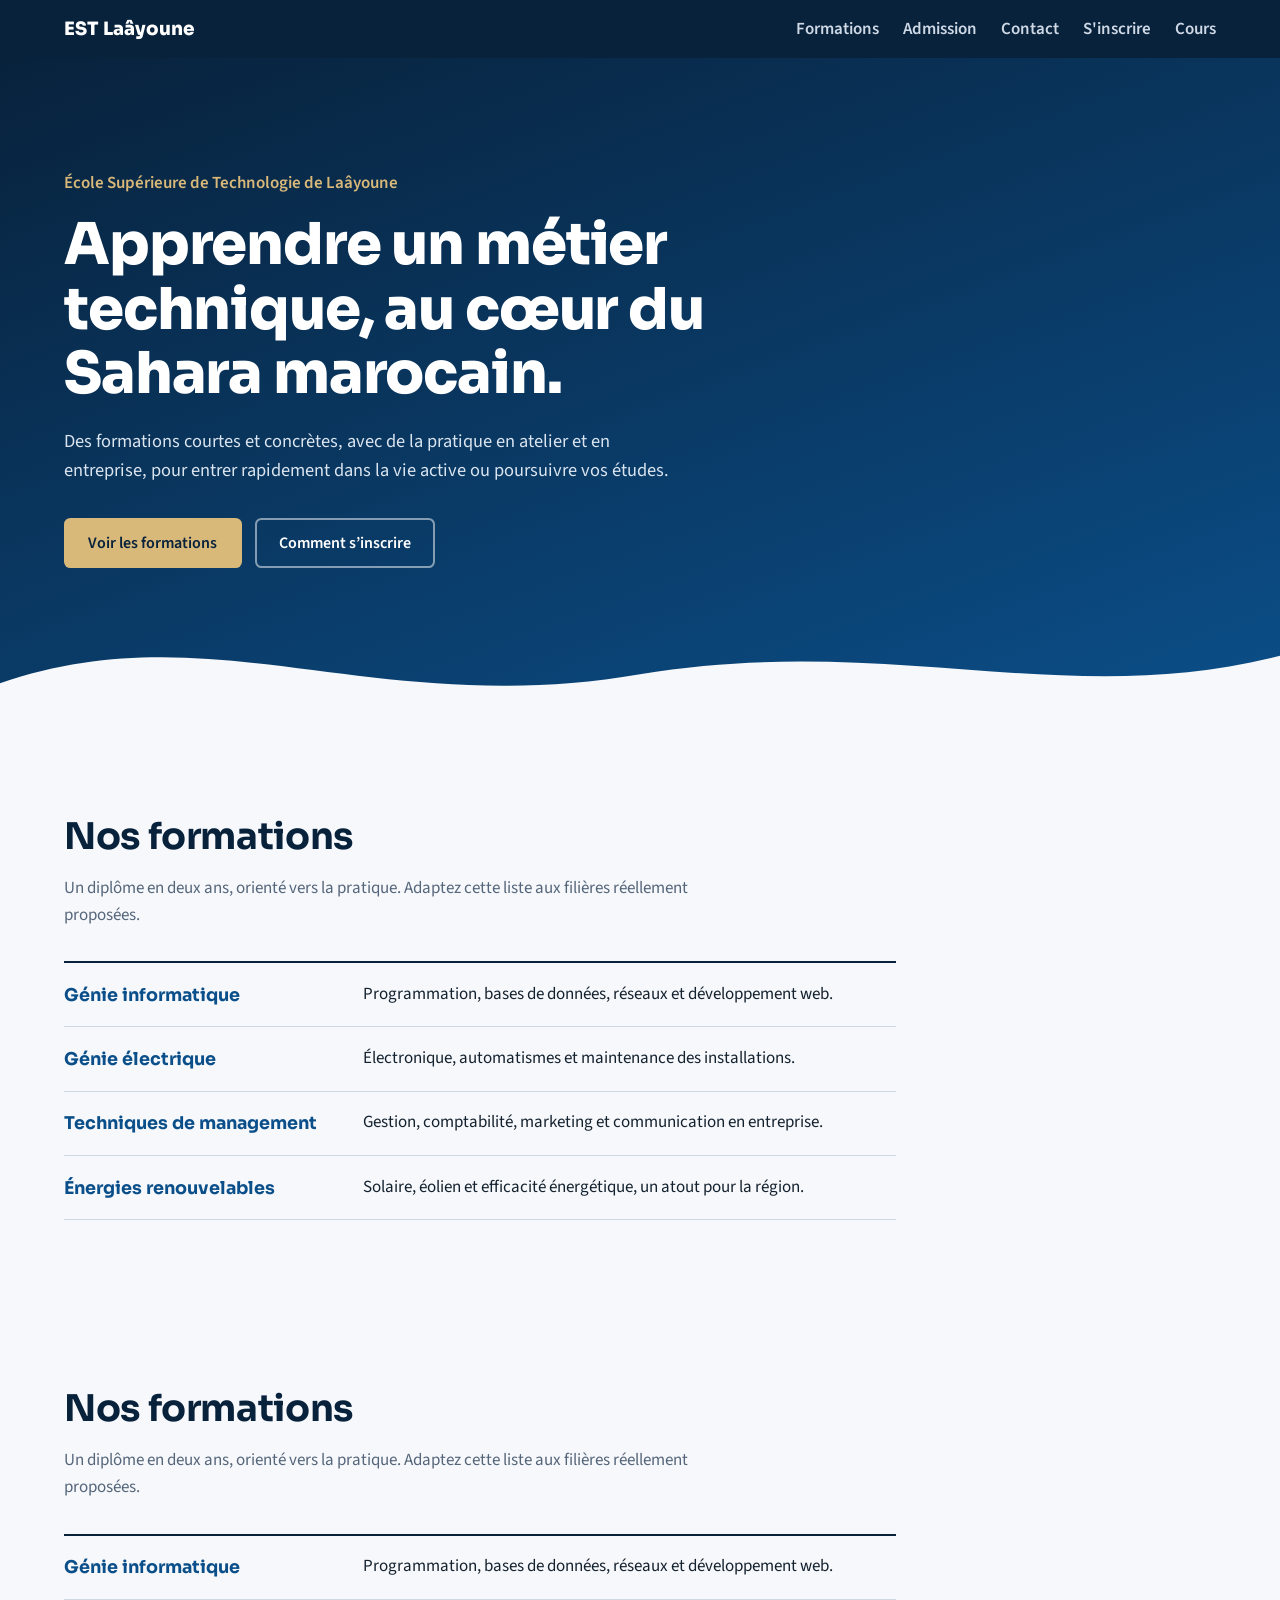
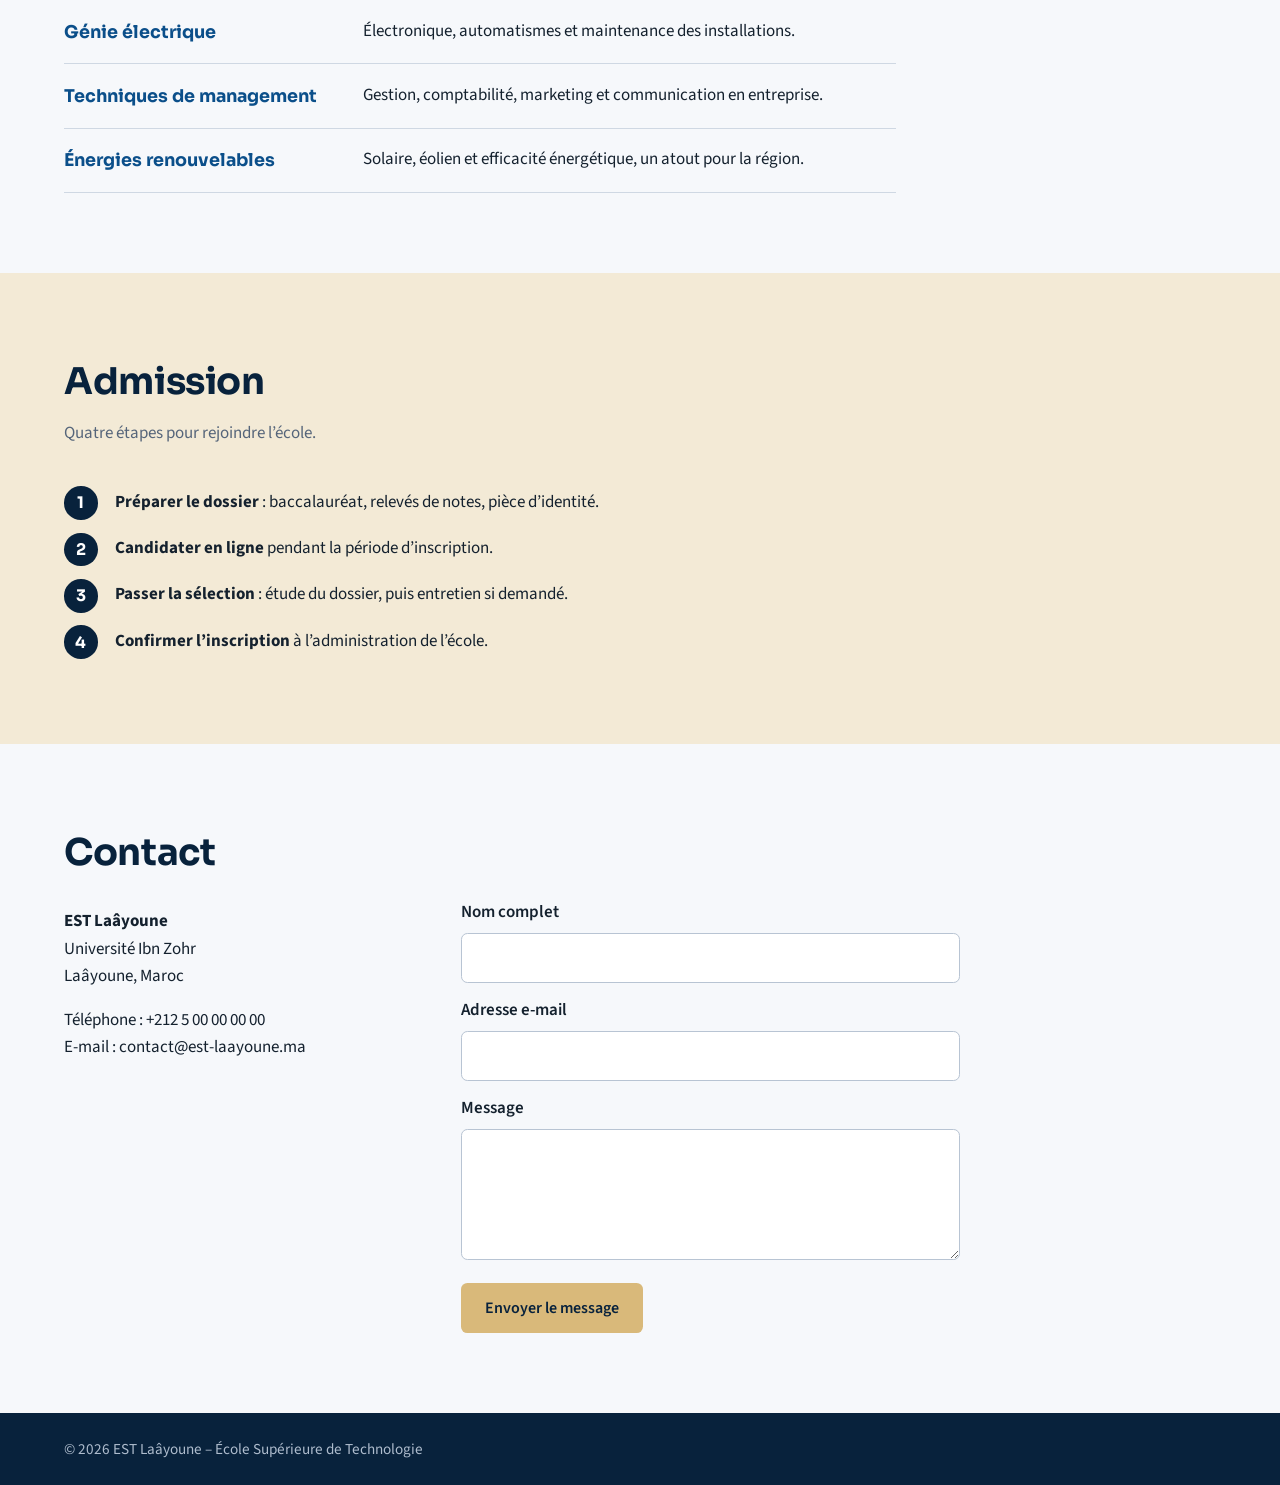
<file: index.html>
<!DOCTYPE html>
<html lang="fr">
<head>
  <meta charset="UTF-8">
  <meta name="viewport" content="width=device-width, initial-scale=1">
  <title>EST Laâyoune – École Supérieure de Technologie</title>
  <meta name="description" content="École Supérieure de Technologie de Laâyoune : formations technologiques, admission et contact.">
  <link rel="preconnect" href="https://fonts.googleapis.com">
  <link rel="preconnect" href="https://fonts.gstatic.com" crossorigin>
  <link href="https://fonts.googleapis.com/css2?family=Sora:wght@500;700;800&family=Source+Sans+3:wght@400;600&display=swap" rel="stylesheet">
  <link rel="stylesheet" href="styles.css">
</head>
<body>

  <header class="site-header">
    <a class="brand" href="#accueil">EST Laâyoune</a>
    <nav aria-label="Navigation principale">
      <a href="#formations">Formations</a>
      <a href="#admission">Admission</a>
      <a href="#contact">Contact</a>
      <a href="#contact">S'inscrire</a>
      <a href="#contact">Cours</a>
    </nav>
  </header>

  <main>
    <section class="hero" id="accueil">
      <div class="hero-inner">
        <p class="hero-tag">École Supérieure de Technologie de Laâyoune</p>
        <h1>Apprendre un métier technique, au cœur du Sahara marocain.</h1>
        <p class="hero-text">Des formations courtes et concrètes, avec de la pratique en atelier et en entreprise, pour entrer rapidement dans la vie active ou poursuivre vos études.</p>
        <div class="hero-actions">
          <a class="btn btn-primary" href="#formations">Voir les formations</a>
          <a class="btn btn-ghost" href="#admission">Comment s’inscrire</a>
        </div>
      </div>
      <svg class="dune" viewBox="0 0 1440 140" preserveAspectRatio="none" aria-hidden="true">
        <path d="M0,90 C240,10 420,130 720,80 C1000,35 1200,120 1440,60 L1440,140 L0,140 Z"/>
      </svg>
    </section>

    <section class="section" id="formations">
      <h2>Nos formations</h2>
      <p class="lead">Un diplôme en deux ans, orienté vers la pratique. Adaptez cette liste aux filières réellement proposées.</p>
      <ul class="filieres">
        <li>
          <h3>Génie informatique</h3>
          <p>Programmation, bases de données, réseaux et développement web.</p>
        </li>
        <li>
          <h3>Génie électrique</h3>
          <p>Électronique, automatismes et maintenance des installations.</p>
        </li>
        <li>
          <h3>Techniques de management</h3>
          <p>Gestion, comptabilité, marketing et communication en entreprise.</p>
        </li>
        <li>
          <h3>Énergies renouvelables</h3>
          <p>Solaire, éolien et efficacité énergétique, un atout pour la région.</p>
        </li>
      </ul>
    </section>


        <section class="section" id="formations">
      <h2>Nos formations</h2>
      <p class="lead">Un diplôme en deux ans, orienté vers la pratique. Adaptez cette liste aux filières réellement proposées.</p>
      <ul class="filieres">
        <li>
          <h3>Génie informatique</h3>
          <p>Programmation, bases de données, réseaux et développement web.</p>
        </li>
        <li>
          <h3>Génie électrique</h3>
          <p>Électronique, automatismes et maintenance des installations.</p>
        </li>
        <li>
          <h3>Techniques de management</h3>
          <p>Gestion, comptabilité, marketing et communication en entreprise.</p>
        </li>
        <li>
          <h3>Énergies renouvelables</h3>
          <p>Solaire, éolien et efficacité énergétique, un atout pour la région.</p>
        </li>
      </ul>
    </section>
    <section class="section section-alt" id="admission">
      <h2>Admission</h2>
      <p class="lead">Quatre étapes pour rejoindre l’école.</p>
      <ol class="steps">
        <li><strong>Préparer le dossier</strong> : baccalauréat, relevés de notes, pièce d’identité.</li>
        <li><strong>Candidater en ligne</strong> pendant la période d’inscription.</li>
        <li><strong>Passer la sélection</strong> : étude du dossier, puis entretien si demandé.</li>
        <li><strong>Confirmer l’inscription</strong> à l’administration de l’école.</li>
      </ol>
    </section>

    <section class="section" id="contact">
      <h2>Contact</h2>
      <div class="contact-grid">
        <address>
          <p><strong>EST Laâyoune</strong><br>Université Ibn Zohr<br>Laâyoune, Maroc</p>
          <p>Téléphone : +212 5 00 00 00 00<br>E-mail : contact@est-laayoune.ma</p>
        </address>
        <form class="contact-form" action="#" method="post">
          <label for="nom">Nom complet</label>
          <input id="nom" name="nom" type="text" required>
          <label for="email">Adresse e-mail</label>
          <input id="email" name="email" type="email" required>
          <label for="message">Message</label>
          <textarea id="message" name="message" rows="4" required></textarea>
          <button class="btn btn-primary" type="submit">Envoyer le message</button>
        </form>
      </div>
    </section>
  </main>

  <footer class="site-footer">
    <p>© 2026 EST Laâyoune – École Supérieure de Technologie</p>
  </footer>

</body>
</html>
</file>
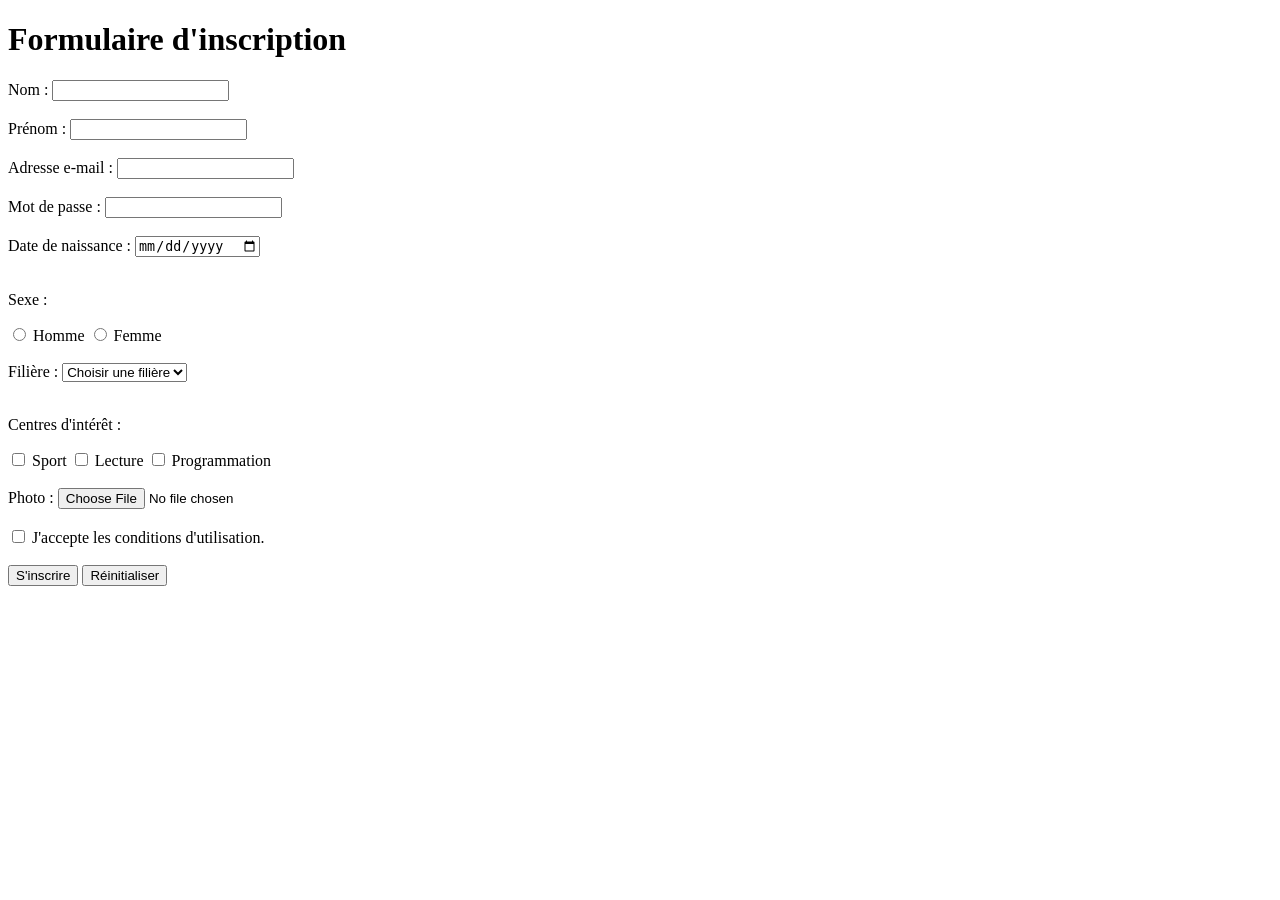
<file: inscription.html>
<!DOCTYPE html>
<html lang="fr">
<head>
    <meta charset="UTF-8">
    <title>Formulaire d'inscription</title>
</head>
<body>

    <h1>Formulaire d'inscription</h1>

    <form action="#" method="post">

        <label for="nom">Nom :</label>
        <input type="text" id="nom" name="nom" required>
        <br><br>

        <label for="prenom">Prénom :</label>
        <input type="text" id="prenom" name="prenom" required>
        <br><br>

        <label for="email">Adresse e-mail :</label>
        <input type="email" id="email" name="email" required>
        <br><br>

        <label for="password">Mot de passe :</label>
        <input type="password" id="password"
               name="password" required>
        <br><br>

        <label for="date">Date de naissance :</label>
        <input type="date" id="date" name="date_naissance">
        <br><br>

        <p>Sexe :</p>
        <input type="radio" id="homme" name="sexe" value="H">
        <label for="homme">Homme</label>

        <input type="radio" id="femme" name="sexe" value="F">
        <label for="femme">Femme</label>
        <br><br>

        <label for="filiere">Filière :</label>
        <select id="filiere" name="filiere">
            <option value="">Choisir une filière</option>
            <option value="informatique">Informatique</option>
            <option value="data">Data Science</option>
            <option value="reseaux">Réseaux</option>
        </select>
        <br><br>

        <p>Centres d'intérêt :</p>
        <input type="checkbox" id="sport" name="interets" value="sport">
        <label for="sport">Sport</label>

        <input type="checkbox" id="lecture" name="interets" value="lecture">
        <label for="lecture">Lecture</label>

        <input type="checkbox" id="programmation" name="interets" value="programmation">
        <label for="programmation">Programmation</label>
        <br><br>

        <label for="photo">Photo :</label>
        <input type="file" id="photo" name="photo">
        <br><br>

        <input type="checkbox" id="conditions" required>
        <label for="conditions">J'accepte les conditions d'utilisation.</label>
        <br><br>

        <button type="submit">S'inscrire</button>
        <button type="reset">Réinitialiser</button>

    </form>

</body>
</html>
</file>
<file: styles.css>
:root {
  --ocean-deep: #08223c;
  --ocean: #0b4f8a;
  --sand: #d9b97a;
  --sand-pale: #f3ead6;
  --ink: #14212e;
  --muted: #55657a;
  --bg: #f6f8fb;
  --white: #ffffff;
  --font-title: "Sora", "Segoe UI", sans-serif;
  --font-body: "Source Sans 3", "Segoe UI", Arial, sans-serif;
}

*, *::before, *::after { box-sizing: border-box; }

html { scroll-behavior: smooth; scroll-padding-top: 4.5rem; }

body {
  margin: 0;
  font-family: var(--font-body);
  font-size: 1.0625rem;
  line-height: 1.6;
  color: var(--ink);
  background: var(--bg);
}

a { color: var(--ocean); }

:focus-visible { outline: 3px solid var(--sand); outline-offset: 3px; }

/* En-tête */
.site-header {
  position: sticky;
  top: 0;
  z-index: 10;
  display: flex;
  flex-wrap: wrap;
  align-items: center;
  justify-content: space-between;
  gap: 0.5rem 1.5rem;
  padding: 0.9rem clamp(1rem, 5vw, 4rem);
  background: var(--ocean-deep);
}

.brand {
  font-family: var(--font-title);
  font-weight: 800;
  font-size: 1.15rem;
  color: var(--white);
  text-decoration: none;
}

.site-header nav { display: flex; gap: 1.5rem; }

.site-header nav a {
  color: #cfd9e6;
  text-decoration: none;
  font-weight: 600;
}

.site-header nav a:hover { color: var(--sand); }

/* Hero */
.hero {
  position: relative;
  background: linear-gradient(160deg, var(--ocean-deep) 0%, var(--ocean) 100%);
  color: var(--white);
  padding: clamp(3.5rem, 10vw, 7rem) clamp(1rem, 5vw, 4rem) clamp(7rem, 14vw, 10rem);
}

.hero-inner { max-width: 46rem; }

.hero-tag {
  margin: 0 0 1rem;
  color: var(--sand);
  font-weight: 600;
}

.hero h1 {
  margin: 0 0 1.25rem;
  font-family: var(--font-title);
  font-weight: 800;
  font-size: clamp(2rem, 5.5vw, 3.6rem);
  line-height: 1.12;
  letter-spacing: -0.02em;
}

.hero-text {
  max-width: 38rem;
  margin: 0 0 2rem;
  color: #dbe5f0;
  font-size: 1.15rem;
}

.hero-actions { display: flex; flex-wrap: wrap; gap: 0.8rem; }

.dune {
  position: absolute;
  left: 0;
  bottom: -1px;
  width: 100%;
  height: clamp(70px, 10vw, 140px);
  fill: var(--bg);
}

/* Boutons */
.btn {
  display: inline-block;
  padding: 0.75rem 1.4rem;
  border: 2px solid transparent;
  border-radius: 0.4rem;
  font: 600 1rem var(--font-body);
  text-decoration: none;
  cursor: pointer;
  transition: background-color 0.2s, color 0.2s;
}

.btn-primary { background: var(--sand); color: var(--ocean-deep); }
.btn-primary:hover { background: #e6cc96; }

.btn-ghost { border-color: rgba(255, 255, 255, 0.5); color: var(--white); }
.btn-ghost:hover { background: rgba(255, 255, 255, 0.12); }

/* Sections */
.section {
  padding: clamp(3rem, 7vw, 5rem) clamp(1rem, 5vw, 4rem);
}

.section-alt { background: var(--sand-pale); }

.section h2 {
  margin: 0 0 0.5rem;
  font-family: var(--font-title);
  font-size: clamp(1.6rem, 3.5vw, 2.3rem);
  color: var(--ocean-deep);
  letter-spacing: -0.01em;
}

.lead { max-width: 40rem; margin: 0 0 2rem; color: var(--muted); }

/* Formations : liste en lignes, pas de cartes */
.filieres {
  list-style: none;
  max-width: 52rem;
  margin: 0;
  padding: 0;
  border-top: 2px solid var(--ocean-deep);
}

.filieres li {
  display: grid;
  grid-template-columns: minmax(12rem, 1fr) 2fr;
  gap: 0.5rem 2rem;
  padding: 1.1rem 0;
  border-bottom: 1px solid #cfd8e3;
}

.filieres h3 {
  margin: 0;
  font-family: var(--font-title);
  font-size: 1.1rem;
  color: var(--ocean);
}

.filieres p { margin: 0; }

/* Admission : vraie séquence, donc numérotée */
.steps {
  max-width: 44rem;
  margin: 0;
  padding: 0;
  list-style: none;
  counter-reset: etape;
}

.steps li {
  position: relative;
  padding: 0.6rem 0 0.6rem 3.2rem;
  counter-increment: etape;
}

.steps li::before {
  content: counter(etape);
  position: absolute;
  left: 0;
  top: 0.45rem;
  display: grid;
  place-items: center;
  width: 2.1rem;
  height: 2.1rem;
  border-radius: 50%;
  background: var(--ocean-deep);
  color: var(--white);
  font: 700 1rem var(--font-title);
}

/* Contact */
.contact-grid {
  display: grid;
  grid-template-columns: 1fr 1.4fr;
  gap: 2.5rem;
  max-width: 56rem;
}

address { font-style: normal; }

.contact-form { display: grid; gap: 0.4rem; }

.contact-form label { font-weight: 600; margin-top: 0.5rem; }

.contact-form input,
.contact-form textarea {
  width: 100%;
  padding: 0.65rem 0.8rem;
  border: 1px solid #b8c4d3;
  border-radius: 0.4rem;
  font: inherit;
  background: var(--white);
}

.contact-form .btn { justify-self: start; margin-top: 1rem; }

/* Pied de page */
.site-footer {
  padding: 1.5rem clamp(1rem, 5vw, 4rem);
  background: var(--ocean-deep);
  color: #aebccd;
  font-size: 0.95rem;
}

.site-footer p { margin: 0; }

/* Mobile */
@media (max-width: 720px) {
  .filieres li { grid-template-columns: 1fr; }
  .contact-grid { grid-template-columns: 1fr; }
  .site-header nav { gap: 1rem; }
}

@media (prefers-reduced-motion: reduce) {
  html { scroll-behavior: auto; }
  .btn { transition: none; }
}
</file>
